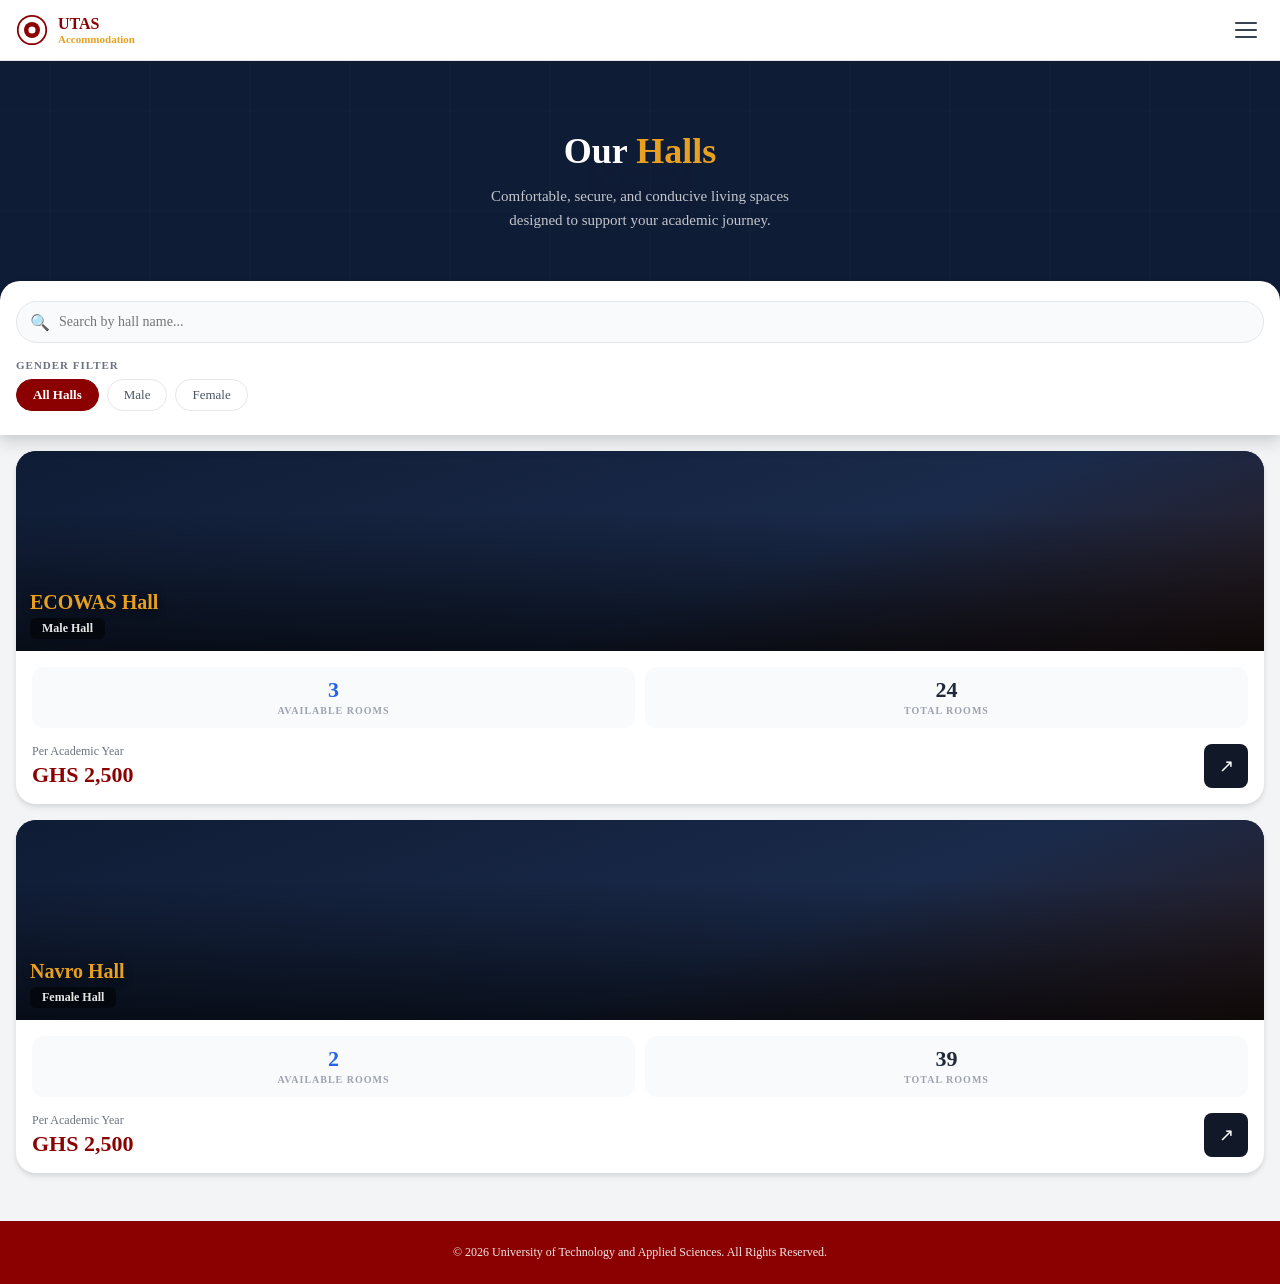
<file: halls.html>
﻿<!DOCTYPE html>
<html lang="en">
<head>
  <meta charset="UTF-8" />
  <meta name="viewport" content="width=device-width, initial-scale=1.0" />
  <title>Browse Halls – UTAS HMS</title>
  <link rel="stylesheet" href="style.css" />
  <style>
    html, body { background-image: none !important; background-color: var(--gray-100) !important; }

    .halls-hero {
      background-color: #0f1c35;
      background-image: linear-gradient(160deg, #0f1c35 0%, #1a2a4a 100%) !important;
    }
    .halls-hero::before { background-color: #0f1c35; }
    .filters-panel { background-color: var(--white) !important; }
    .hall-card { background-color: var(--white) !important; }
    .hall-img-wrap { background-color: #1a2a4a; }
    .hall-img-wrap > div:first-child { background-image: linear-gradient(160deg,#0f1c35 0%,#1a2a4a 60%,#2d1a1a 100%) !important; }

    /* Hero */
    .halls-hero {
      position: relative;
      height: 240px;
      background: linear-gradient(160deg, #0f1c35 0%, #1a2a4a 100%);
      display: flex;
      align-items: center;
      justify-content: center;
      text-align: center;
      overflow: hidden;
    }
    .halls-hero::before {
      content: '';
      position: absolute;
      inset: 0;
      background:
        url('data:image/svg+xml,<svg xmlns="http://www.w3.org/2000/svg" width="100" height="100"><rect width="100" height="100" fill="%230f1c35"/><line x1="0" y1="50" x2="100" y2="50" stroke="%23ffffff08" stroke-width="0.5"/><line x1="50" y1="0" x2="50" y2="100" stroke="%23ffffff08" stroke-width="0.5"/></svg>'),
        linear-gradient(180deg, rgba(0,0,0,0.2) 0%, rgba(0,0,0,0.6) 100%);
    }
    /* Bunk bed icon simulation */
    .hero-bg-icon {
      position: absolute;
      inset: 0;
      display: flex;
      align-items: center;
      justify-content: center;
      font-size: 120px;
      opacity: 0.05;
      pointer-events: none;
    }
    .halls-hero-content {
      position: relative;
      z-index: 1;
      padding: 20px;
    }
    .halls-hero-title {
      font-size: 36px;
      font-weight: 800;
      color: #fff;
      margin-bottom: 12px;
    }
    .halls-hero-title span { color: var(--accent); }
    .halls-hero-subtitle {
      font-size: 15px;
      color: rgba(255,255,255,0.75);
      max-width: 300px;
      margin: 0 auto;
      line-height: 1.6;
    }

    /* Filters panel */
    .filters-panel {
      background: var(--white);
      border-radius: var(--radius-xl) var(--radius-xl) 0 0;
      padding: 20px 16px 12px;
      margin-top: -20px;
      position: relative;
      z-index: 2;
      box-shadow: var(--shadow-lg);
    }

    .search-wrap {
      position: relative;
      margin-bottom: 16px;
    }
    .search-icon {
      position: absolute;
      left: 14px;
      top: 50%;
      transform: translateY(-50%);
      color: var(--gray-400);
      font-size: 16px;
    }
    .search-input {
      width: 100%;
      padding: 12px 12px 12px 42px;
      border: 1.5px solid var(--gray-200);
      border-radius: var(--radius-full);
      font-size: 14px;
      color: var(--gray-700);
      background: var(--gray-50);
      outline: none;
      transition: border-color 0.2s;
    }
    .search-input:focus { border-color: var(--blue); background: #fff; }

    .filter-section-label {
      font-size: 11px;
      font-weight: 700;
      color: var(--gray-500);
      letter-spacing: 1px;
      text-transform: uppercase;
      margin-bottom: 8px;
    }

    .filter-pills {
      display: flex;
      gap: 8px;
      flex-wrap: wrap;
      margin-bottom: 12px;
    }
    .filter-pill {
      padding: 7px 16px;
      border-radius: var(--radius-full);
      border: 1.5px solid var(--gray-200);
      background: var(--white);
      font-size: 13px;
      font-weight: 500;
      color: var(--gray-600);
      cursor: pointer;
      transition: all 0.2s;
    }
    .filter-pill:hover { border-color: var(--primary); color: var(--primary); }
    .filter-pill.active { background: var(--primary); border-color: var(--primary); color: #fff; font-weight: 600; }

    /* Hall cards */
    .halls-list {
      padding: 16px;
      display: flex;
      flex-direction: column;
      gap: 16px;
    }

    .hall-card {
      background: var(--white);
      border-radius: var(--radius-xl);
      overflow: hidden;
      box-shadow: var(--shadow-md);
      transition: transform 0.2s, box-shadow 0.2s;
      text-decoration: none;
      color: inherit;
      display: block;
    }
    .hall-card:hover { transform: translateY(-2px); box-shadow: var(--shadow-lg); }

    .hall-img {
      width: 100%;
      height: 200px;
      object-fit: cover;
      display: block;
      position: relative;
      background: linear-gradient(135deg, #1a2a4a 0%, #2d3f60 100%);
    }

    .hall-img-wrap {
      position: relative;
      height: 200px;
      overflow: hidden;
    }
    /* Realistic bunk bed room illustration using CSS */
    .hall-img-illustration {
      width: 100%;
      height: 100%;
      background: linear-gradient(180deg, #c8d8e8 0%, #a0b8d0 40%, #788090 100%);
      position: relative;
      overflow: hidden;
    }
    .hall-img-illustration::before {
      content: '';
      position: absolute;
      bottom: 0; left: 0; right: 0;
      height: 60%;
      background: linear-gradient(0deg, #3a3a4a 0%, #4a4a5a 60%, transparent 100%);
    }
    .hall-img-illustration::after {
      content: '';
      position: absolute;
      bottom: 20px; left: 20px;
      width: 70px; height: 80px;
      background: #5a4a3a;
      border-radius: 4px;
      box-shadow: 85px 0 0 #5a4a3a, 0 -50px 0 #6a5a4a, 85px -50px 0 #6a5a4a;
    }

    .hall-img-overlay {
      position: absolute;
      inset: 0;
      background: linear-gradient(180deg, rgba(0,0,0,0) 30%, rgba(0,0,0,0.7) 100%);
    }
    .hall-name-overlay {
      position: absolute;
      bottom: 12px;
      left: 14px;
      right: 14px;
    }
    .hall-name-text {
      font-size: 20px;
      font-weight: 800;
      color: var(--accent);
      text-shadow: 0 2px 8px rgba(0,0,0,0.5);
    }
    .hall-gender-tag {
      display: inline-block;
      background: rgba(0,0,0,0.5);
      color: rgba(255,255,255,0.9);
      padding: 3px 12px;
      border-radius: 6px;
      font-size: 12px;
      font-weight: 600;
      margin-top: 4px;
      backdrop-filter: blur(4px);
    }

    /* Bunk bed scene using SVG-like CSS art */
    .bunk-scene {
      width: 100%; height: 100%;
      background: #c5d5e5;
      position: relative;
      overflow: hidden;
    }
    .bunk-scene .wall { position: absolute; inset: 0; background: linear-gradient(180deg, #d5e5f5 0%, #b0c8e0 100%); }
    .bunk-scene .floor { position: absolute; bottom: 0; left: 0; right: 0; height: 35%; background: #8090a0; }
    .bunk-scene .window {
      position: absolute;
      top: 15%; right: 20%;
      width: 80px; height: 90px;
      background: linear-gradient(135deg, #a0c8e8 0%, #d0e8f8 100%);
      border: 3px solid #7090b0;
      border-radius: 2px;
    }
    .bunk-scene .window::after {
      content: '';
      position: absolute;
      top: 50%; left: 0; right: 0;
      height: 2px; background: #7090b0;
    }
    .bunk-scene .window::before {
      content: '';
      position: absolute;
      left: 50%; top: 0; bottom: 0;
      width: 2px; background: #7090b0;
    }
    .bunk-scene .bunk {
      position: absolute;
      bottom: 35%;
      left: 8%;
      width: 50%;
    }
    .bunk-scene .bed-frame {
      width: 100%;
      height: 25px;
      background: #5a4030;
      border-radius: 3px;
      position: relative;
    }
    .bunk-scene .mattress {
      position: absolute;
      top: -12px; left: 5%; right: 5%;
      height: 12px;
      background: #e8e0d8;
      border-radius: 2px;
    }
    .bunk-scene .pillow {
      position: absolute;
      top: -10px; right: 10%;
      width: 20px; height: 10px;
      background: #f8f0e8;
      border-radius: 3px;
    }
    .bunk-scene .post {
      position: absolute;
      top: -80px;
      width: 8px;
      height: 80px;
      background: #5a4030;
      border-radius: 2px;
    }
    .bunk-scene .upper-bed {
      position: absolute;
      top: -95px; left: 0; right: 0;
    }

    .hall-card-body {
      padding: 16px;
    }

    .hall-stats-row {
      display: flex;
      gap: 10px;
      margin-bottom: 16px;
    }
    .hall-stat-box {
      flex: 1;
      background: var(--gray-50);
      border-radius: var(--radius);
      padding: 12px;
      text-align: center;
    }
    .hall-stat-num {
      font-size: 22px;
      font-weight: 800;
      color: var(--blue);
      line-height: 1;
    }
    .hall-stat-num.total { color: var(--gray-800); }
    .hall-stat-label {
      font-size: 10px;
      font-weight: 700;
      color: var(--gray-400);
      letter-spacing: 1px;
      text-transform: uppercase;
      margin-top: 4px;
    }

    .hall-price-row {
      display: flex;
      align-items: center;
      justify-content: space-between;
    }
    .hall-price-period { font-size: 12px; color: var(--gray-500); margin-bottom: 3px; }
    .hall-price { font-size: 22px; font-weight: 800; color: var(--primary); }

    .hall-arrow-btn {
      width: 44px; height: 44px;
      background: var(--gray-900);
      border-radius: var(--radius-sm);
      display: flex; align-items: center; justify-content: center;
      color: #fff; font-size: 18px;
      text-decoration: none;
      transition: background 0.2s;
    }
    .hall-arrow-btn:hover { background: var(--primary); }

    /* Color themes per hall */
    .bunk-1 { background: linear-gradient(135deg, #c5d5e5 0%, #8090a0 100%); }
    .bunk-2 { background: linear-gradient(135deg, #d5c5e5 0%, #9080a0 100%); }
    .bunk-3 { background: linear-gradient(135deg, #c5e5d5 0%, #80a090 100%); }

    .no-results {
      text-align: center;
      padding: 40px 20px;
      color: var(--gray-400);
      display: none;
    }
    .no-results.show { display: block; }
  </style>
</head>
<body>
  <!-- Top Nav -->
  <nav class="top-nav">
    <div class="nav-logo">
      <svg width="32" height="32" viewBox="0 0 36 36" fill="none" xmlns="http://www.w3.org/2000/svg" style="border-radius:8px;">
        <circle cx="18" cy="18" r="16" fill="#fff" stroke="#8B0000" stroke-width="2"/>
        <circle cx="18" cy="18" r="9" fill="#8B0000"/>
        <circle cx="18" cy="18" r="4" fill="#fff"/>
      </svg>
      <div class="nav-logo-text">
        <div class="brand">UTAS</div>
        <div class="sub">Accommodation</div>
      </div>
    </div>
    <button class="hamburger" onclick="openSidebar()">
      <span></span><span></span><span></span>
    </button>
  </nav>

  <!-- Sidebar -->
  <div class="sidebar-overlay" id="overlay" onclick="closeSidebar()"></div>
  <aside class="sidebar" id="sidebar">
    <div class="sidebar-header">
      <div class="sidebar-logo">
        <svg width="36" height="36" viewBox="0 0 36 36" fill="none" style="border-radius:8px;background:#fff;">
          <circle cx="18" cy="18" r="14" fill="#fff" stroke="#8B0000" stroke-width="1.5"/>
          <circle cx="18" cy="18" r="7" fill="#8B0000"/>
          <circle cx="18" cy="18" r="3" fill="#fff"/>
        </svg>
        <div class="sidebar-logo-text">
          <div class="brand">UTAS HMS</div>
          <div class="sub">STUDENT PORTAL</div>
        </div>
      </div>
      <button class="sidebar-close" onclick="closeSidebar()">✕</button>
    </div>
    <div class="sidebar-nav">
      <div class="sidebar-section-label">Accommodation</div>
      <a href="dashboard.html" class="sidebar-item"><span class="icon">📊</span> Dashboard</a>
      <a href="halls.html" class="sidebar-item active"><span class="icon">🏢</span> Browse Halls</a>
      <a href="#" class="sidebar-item"><span class="icon">🔖</span> My Bookings</a>
      <a href="#" class="sidebar-item"><span class="icon">💵</span> Payments</a>
      <a href="#" class="sidebar-item"><span class="icon">🔔</span> Notifications</a>
      <div class="sidebar-section-label">Explore</div>
      <a href="#" class="sidebar-item"><span class="icon">🗺</span> External Hostels</a>
    </div>
    <div class="sidebar-footer">
      <div class="sidebar-user">
        <div class="sidebar-user-avatar" id="sidebarAvatar">A</div>
        <div>
          <div class="sidebar-user-name" id="sidebarName">STUDENT</div>
          <div class="sidebar-user-id"   id="sidebarId">—</div>
        </div>
      </div>
      <a href="sso.html" class="sidebar-logout"><span>↩</span> Logout</a>
    </div>
  </aside>

  <!-- Hero -->
  <div class="halls-hero">
    <div class="hero-bg-icon">🛏</div>
    <div class="halls-hero-content">
      <div class="halls-hero-title">Our <span>Halls</span></div>
      <div class="halls-hero-subtitle">Comfortable, secure, and conducive living spaces designed to support your academic journey.</div>
    </div>
  </div>

  <!-- Filters -->
  <div class="filters-panel">
    <div class="search-wrap">
      <span class="search-icon">🔍</span>
      <input type="text" class="search-input" id="hallSearch" placeholder="Search by hall name..." oninput="filterHalls()" />
    </div>
    <div class="filter-section-label">Gender Filter</div>
    <div class="filter-pills">
      <button class="filter-pill active" onclick="setGender('all', this)">All Halls</button>
      <button class="filter-pill" onclick="setGender('male', this)">Male</button>
      <button class="filter-pill" onclick="setGender('female', this)">Female</button>
    </div>
  </div>

  <!-- Halls List -->
  <div class="halls-list" id="hallsList">

    <!-- ECOWAS Hall -->
    <a href="hall-detail.html?hall=ecowas" class="hall-card" data-name="ecowas hall" data-gender="male">
      <div class="hall-img-wrap">
        <div style="width:100%;height:200px;background:#1a2a4a url('hall-room.jpg') center/cover no-repeat;display:block;"></div>
        <div style="position:absolute;inset:0;background:linear-gradient(180deg,rgba(0,0,0,0) 30%,rgba(0,0,0,0.65) 100%);"></div>
        <div class="hall-name-overlay">
          <div class="hall-name-text">ECOWAS Hall</div>
          <div class="hall-gender-tag">Male Hall</div>
        </div>
      </div>
      <div class="hall-card-body">
        <div class="hall-stats-row">
          <div class="hall-stat-box">
            <div class="hall-stat-num">3</div>
            <div class="hall-stat-label">Available Rooms</div>
          </div>
          <div class="hall-stat-box">
            <div class="hall-stat-num total">24</div>
            <div class="hall-stat-label">Total Rooms</div>
          </div>
        </div>
        <div class="hall-price-row">
          <div>
            <div class="hall-price-period">Per Academic Year</div>
            <div class="hall-price">GHS 2,500</div>
          </div>
          <span class="hall-arrow-btn">↗</span>
        </div>
      </div>
    </a>

    <!-- NAVRO Hall -->
    <a href="hall-detail.html?hall=navro" class="hall-card" data-name="navro hall" data-gender="female">
      <div class="hall-img-wrap">
        <div style="width:100%;height:200px;background:#1a2a4a url('hall-room.jpg') center/cover no-repeat;display:block;"></div>
        <div style="position:absolute;inset:0;background:linear-gradient(180deg,rgba(0,0,0,0) 30%,rgba(0,0,0,0.65) 100%);"></div>
        <div class="hall-name-overlay">
          <div class="hall-name-text">Navro Hall</div>
          <div class="hall-gender-tag">Female Hall</div>
        </div>
      </div>
      <div class="hall-card-body">
        <div class="hall-stats-row">
          <div class="hall-stat-box">
            <div class="hall-stat-num">2</div>
            <div class="hall-stat-label">Available Rooms</div>
          </div>
          <div class="hall-stat-box">
            <div class="hall-stat-num total">39</div>
            <div class="hall-stat-label">Total Rooms</div>
          </div>
        </div>
        <div class="hall-price-row">
          <div>
            <div class="hall-price-period">Per Academic Year</div>
            <div class="hall-price">GHS 2,500</div>
          </div>
          <span class="hall-arrow-btn">↗</span>
        </div>
      </div>
    </a>

  </div>

  <div class="no-results" id="noResults">
    <div style="font-size:40px;margin-bottom:12px;">🏢</div>
    <div style="font-size:15px;font-weight:600;color:var(--gray-500);">No halls found</div>
    <div style="font-size:13px;color:var(--gray-400);margin-top:6px;">Try a different search or filter</div>
  </div>

  <footer class="site-footer">
    © 2026 University of Technology and Applied Sciences. All Rights Reserved.
  </footer>

  <script>
    // Load student data from sessionStorage
    (function() {
      const name    = sessionStorage.getItem('utas_name')    || 'STUDENT';
      const id      = sessionStorage.getItem('utas_id')      || '—';
      const initial = sessionStorage.getItem('utas_initial') || name.charAt(0);
      const el  = document.getElementById('sidebarName');
      const elId = document.getElementById('sidebarId');
      const elAv = document.getElementById('sidebarAvatar');
      if (el)   el.textContent  = name;
      if (elId) elId.textContent = id;
      if (elAv) elAv.textContent = initial;
    })();

    function openSidebar() {
      document.getElementById('sidebar').classList.add('active');
      document.getElementById('overlay').classList.add('active');
      document.body.style.overflow = 'hidden';
    }
    function closeSidebar() {
      document.getElementById('sidebar').classList.remove('active');
      document.getElementById('overlay').classList.remove('active');
      document.body.style.overflow = '';
    }

    let genderFilter = 'all';

    function setGender(g, btn) {
      genderFilter = g;
      document.querySelectorAll('.filter-pill').forEach(p => p.classList.remove('active'));
      btn.classList.add('active');
      filterHalls();
    }

    function filterHalls() {
      const q = document.getElementById('hallSearch').value.toLowerCase();
      const cards = document.querySelectorAll('#hallsList .hall-card');
      let visible = 0;

      cards.forEach(card => {
        const name = card.dataset.name;
        const gender = card.dataset.gender;
        const matchSearch = name.includes(q);
        const matchGender = genderFilter === 'all' || gender === genderFilter;
        if (matchSearch && matchGender) {
          card.style.display = '';
          visible++;
        } else {
          card.style.display = 'none';
        }
      });

      document.getElementById('noResults').classList.toggle('show', visible === 0);
    }
  </script>
</body>
</html>
</file>
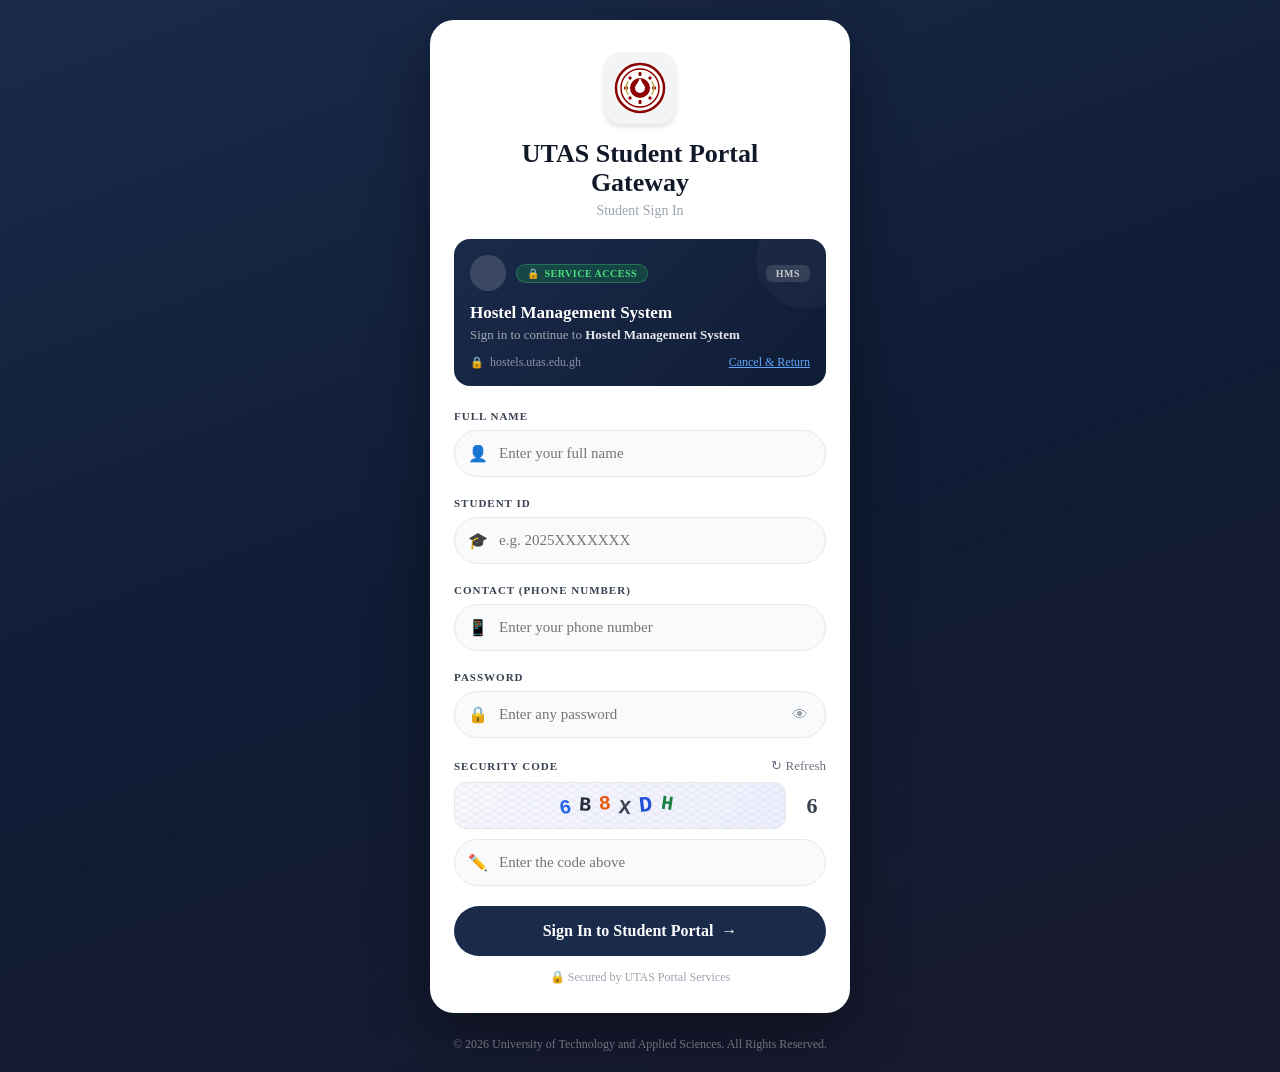
<file: sso.html>
<!DOCTYPE html>
<html lang="en">
<head>
  <meta charset="UTF-8" />
  <meta name="viewport" content="width=device-width, initial-scale=1.0" />
  <title>UTAS Student Portal Gateway</title>
  <link rel="stylesheet" href="style.css" />
  <style>
    body {
      min-height: 100vh;
      background: linear-gradient(160deg, #1a2a4a 0%, #0f1c35 50%, #1a1a2e 100%);
      display: flex;
      flex-direction: column;
      align-items: center;
      justify-content: center;
      padding: 20px;
    }

    .login-card {
      background: var(--white);
      border-radius: 24px;
      padding: 32px 24px 28px;
      width: 100%;
      max-width: 420px;
      box-shadow: 0 24px 60px rgba(0,0,0,0.4);
    }

    .logo-wrap {
      text-align: center;
      margin-bottom: 20px;
    }
    .logo-box {
      width: 72px; height: 72px;
      border-radius: 18px;
      background: var(--gray-100);
      display: inline-flex;
      align-items: center;
      justify-content: center;
      margin-bottom: 16px;
      box-shadow: var(--shadow-md);
    }
    .logo-svg {
      width: 52px; height: 52px;
    }
    .portal-title {
      font-size: 26px;
      font-weight: 800;
      color: var(--gray-900);
      line-height: 1.1;
    }
    .portal-subtitle {
      font-size: 14px;
      color: var(--gray-400);
      margin-top: 6px;
      font-weight: 400;
    }

    /* Service access card */
    .service-card {
      background: linear-gradient(135deg, #1a2a4a 0%, #0f1c35 100%);
      border-radius: var(--radius-lg);
      padding: 16px;
      margin-bottom: 24px;
      position: relative;
      overflow: hidden;
    }
    .service-card::before {
      content: '';
      position: absolute;
      top: -30px; right: -30px;
      width: 100px; height: 100px;
      background: rgba(255,255,255,0.03);
      border-radius: 50%;
    }
    .service-card-top {
      display: flex;
      align-items: center;
      gap: 10px;
      margin-bottom: 12px;
    }
    .service-avatar {
      width: 36px; height: 36px;
      border-radius: 50%;
      background: rgba(255,255,255,0.15);
    }
    .service-badges {
      display: flex;
      align-items: center;
      gap: 8px;
      flex: 1;
      justify-content: space-between;
    }
    .service-badge-access {
      display: inline-flex;
      align-items: center;
      gap: 5px;
      background: rgba(22,163,74,0.25);
      color: #4ade80;
      border: 1px solid rgba(74,222,128,0.3);
      padding: 3px 10px;
      border-radius: var(--radius-full);
      font-size: 10px;
      font-weight: 700;
      letter-spacing: 0.5px;
    }
    .service-badge-hms {
      background: rgba(255,255,255,0.12);
      color: rgba(255,255,255,0.7);
      padding: 3px 10px;
      border-radius: 6px;
      font-size: 10px;
      font-weight: 700;
      letter-spacing: 0.5px;
    }
    .service-title {
      font-size: 17px;
      font-weight: 800;
      color: var(--white);
      margin-bottom: 4px;
    }
    .service-desc {
      font-size: 13px;
      color: rgba(255,255,255,0.6);
      margin-bottom: 12px;
    }
    .service-desc strong { color: rgba(255,255,255,0.9); }
    .service-link-row {
      display: flex;
      align-items: center;
      justify-content: space-between;
    }
    .service-url {
      display: flex;
      align-items: center;
      gap: 6px;
      font-size: 12px;
      color: rgba(255,255,255,0.5);
    }
    .service-url .lock { color: #4ade80; font-size: 11px; }
    .cancel-link {
      font-size: 12px;
      color: #60a5fa;
      text-decoration: underline;
      cursor: pointer;
      background: none;
      border: none;
    }

    /* Form styles */
    .captcha-row {
      display: flex;
      align-items: center;
      gap: 12px;
    }
    .captcha-display {
      flex: 1;
      background: linear-gradient(135deg, #f8faff 0%, #eef2ff 100%);
      border: 1.5px solid var(--gray-200);
      border-radius: var(--radius);
      padding: 10px 14px;
      font-family: 'Courier New', monospace;
      font-size: 20px;
      font-weight: 800;
      letter-spacing: 8px;
      text-align: center;
      position: relative;
      overflow: hidden;
    }
    .captcha-display::after {
      content: '';
      position: absolute;
      inset: 0;
      background-image:
        repeating-linear-gradient(30deg, transparent, transparent 3px, rgba(100,120,200,0.04) 3px, rgba(100,120,200,0.04) 6px),
        repeating-linear-gradient(-30deg, transparent, transparent 3px, rgba(200,100,100,0.04) 3px, rgba(200,100,100,0.04) 6px);
    }
    .c1 { color: #2563eb; display: inline-block; transform: rotate(-8deg) translateY(2px); }
    .c2 { color: #1f2937; display: inline-block; transform: rotate(4deg); }
    .c3 { color: #ea580c; display: inline-block; transform: rotate(-4deg) translateY(-2px); }
    .c4 { color: #374151; display: inline-block; transform: rotate(6deg) translateY(3px); }
    .c5 { color: #1d4ed8; display: inline-block; transform: rotate(-6deg); font-size: 22px; }
    .c6 { color: #15803d; display: inline-block; transform: rotate(8deg) translateY(-1px); }

    .captcha-num {
      font-size: 22px;
      font-weight: 800;
      color: var(--gray-700);
      min-width: 28px;
      text-align: center;
    }
    .refresh-link {
      display: flex;
      align-items: center;
      gap: 4px;
      font-size: 13px;
      color: var(--gray-500);
      background: none;
      border: none;
      cursor: pointer;
      float: right;
    }
    .captcha-label-row {
      display: flex;
      align-items: center;
      justify-content: space-between;
      margin-bottom: 8px;
    }
    .security-label {
      font-size: 11px;
      font-weight: 700;
      color: var(--gray-700);
      letter-spacing: 1px;
      text-transform: uppercase;
    }

    .sign-in-btn {
      width: 100%;
      padding: 16px;
      background: #1a2a4a;
      color: var(--white);
      border: none;
      border-radius: var(--radius-full);
      font-size: 16px;
      font-weight: 700;
      cursor: pointer;
      display: flex;
      align-items: center;
      justify-content: center;
      gap: 8px;
      margin-top: 4px;
      transition: all 0.2s;
      text-decoration: none;
    }
    .sign-in-btn:hover {
      background: #243a5e;
      transform: translateY(-1px);
      box-shadow: 0 6px 20px rgba(26,42,74,0.35);
    }

    .secured-text {
      text-align: center;
      font-size: 12px;
      color: var(--gray-400);
      margin-top: 14px;
    }

    .sso-footer {
      color: rgba(255,255,255,0.4);
      font-size: 12px;
      text-align: center;
      margin-top: 24px;
    }
  </style>
</head>
<body>
  <div class="login-card">
    <!-- Logo -->
    <div class="logo-wrap">
      <div class="logo-box">
        <!-- UTAS emblem SVG placeholder -->
        <svg class="logo-svg" viewBox="0 0 52 52" fill="none" xmlns="http://www.w3.org/2000/svg">
          <circle cx="26" cy="26" r="24" fill="#fff" stroke="#8B0000" stroke-width="2.5"/>
          <circle cx="26" cy="26" r="19" fill="#fff" stroke="#8B0000" stroke-width="1.5"/>
          <circle cx="26" cy="26" r="10" fill="#8B0000"/>
          <path d="M26 16 L30 24 L22 24 Z" fill="#fff"/>
          <!-- gear teeth simplified -->
          <circle cx="26" cy="26" r="5" fill="#fff"/>
          <rect x="24.5" y="10" width="3" height="4" rx="1" fill="#8B0000"/>
          <rect x="24.5" y="38" width="3" height="4" rx="1" fill="#8B0000"/>
          <rect x="10" y="24.5" width="4" height="3" rx="1" fill="#8B0000"/>
          <rect x="38" y="24.5" width="4" height="3" rx="1" fill="#8B0000"/>
          <rect x="14.5" y="14.5" width="3" height="3" rx="1" fill="#8B0000" transform="rotate(45 16 16)"/>
          <rect x="34.5" y="14.5" width="3" height="3" rx="1" fill="#8B0000" transform="rotate(45 36 16)"/>
          <rect x="14.5" y="34.5" width="3" height="3" rx="1" fill="#8B0000" transform="rotate(45 16 36)"/>
          <rect x="34.5" y="34.5" width="3" height="3" rx="1" fill="#8B0000" transform="rotate(45 36 36)"/>
          <!-- laurel hint -->
          <path d="M14 32 Q10 26 14 20" stroke="#c8a84b" stroke-width="1.5" fill="none" stroke-linecap="round"/>
          <path d="M38 32 Q42 26 38 20" stroke="#c8a84b" stroke-width="1.5" fill="none" stroke-linecap="round"/>
        </svg>
      </div>
      <div class="portal-title">UTAS Student Portal<br/>Gateway</div>
      <div class="portal-subtitle">Student Sign In</div>
    </div>

    <!-- Service Access Card -->
    <div class="service-card">
      <div class="service-card-top">
        <div class="service-avatar"></div>
        <div class="service-badges">
          <div class="service-badge-access">
            <span>🔒</span> SERVICE ACCESS
          </div>
          <div class="service-badge-hms">HMS</div>
        </div>
      </div>
      <div class="service-title">Hostel Management System</div>
      <div class="service-desc">Sign in to continue to <strong>Hostel Management System</strong></div>
      <div class="service-link-row">
        <div class="service-url">
          <span class="lock">🔒</span>
          <span>hostels.utas.edu.gh</span>
        </div>
        <button class="cancel-link" onclick="window.location.href='sso.html'">Cancel &amp; Return</button>
      </div>
    </div>

    <!-- Error message -->
    <div id="errorMsg" style="display:none; background:#fee2e2; border:1px solid #fca5a5; color:#991b1b; padding:10px 14px; border-radius:10px; font-size:13px; margin-bottom:16px; font-weight:500;"></div>

    <!-- Form -->
    <form onsubmit="handleLogin(event)">
      <div class="form-group">
        <label class="form-label">Full Name</label>
        <div class="input-wrap">
          <span class="input-icon">👤</span>
          <input class="form-input" type="text" id="fullName" placeholder="Enter your full name" autocomplete="off" />
        </div>
      </div>

      <div class="form-group">
        <label class="form-label">Student ID</label>
        <div class="input-wrap">
          <span class="input-icon">🎓</span>
          <input class="form-input" type="text" id="studentId" placeholder="e.g. 2025XXXXXXX" autocomplete="off" maxlength="10" />
        </div>
      </div>

      <div class="form-group">
        <label class="form-label">Contact (Phone Number)</label>
        <div class="input-wrap">
          <span class="input-icon">📱</span>
          <input class="form-input" type="tel" id="contact" placeholder="Enter your phone number" autocomplete="off" />
        </div>
      </div>

      <div class="form-group">
        <label class="form-label">Password</label>
        <div class="input-wrap">
          <span class="input-icon">🔒</span>
          <input class="form-input" type="password" id="password" placeholder="Enter any password" />
          <button type="button" class="input-suffix" onclick="togglePw(this)">👁</button>
        </div>
      </div>

      <div class="form-group">
        <div class="captcha-label-row">
          <span class="security-label">Security Code</span>
          <button type="button" class="refresh-link" onclick="refreshCaptcha()">↻ Refresh</button>
        </div>
        <div class="captcha-row">
          <div class="captcha-display" id="captchaDisplay">
            <span class="c1">6</span><span class="c2">B</span><span class="c3">8</span><span class="c4">X</span><span class="c5">D</span><span class="c6">H</span>
          </div>
          <div class="captcha-num" id="captchaNum">6</div>
        </div>
        <div class="input-wrap" style="margin-top:10px;">
          <span class="input-icon">✏️</span>
          <input class="form-input" type="text" id="captchaInput" placeholder="Enter the code above" autocomplete="off" />
        </div>
      </div>

      <button type="submit" class="sign-in-btn">
        Sign In to Student Portal &nbsp;→
      </button>
    </form>

    <div class="secured-text">🔒 Secured by UTAS Portal Services</div>
  </div>

  <div class="sso-footer">
    © 2026 University of Technology and Applied Sciences. All Rights Reserved.
  </div>

  <script>
    function togglePw(btn) {
      const input = btn.previousElementSibling;
      if (input.type === 'password') {
        input.type = 'text';
        btn.textContent = '🙈';
      } else {
        input.type = 'password';
        btn.textContent = '👁';
      }
    }

    const captchas = [
      { chars: ['6','B','8','X','D','H'], num: 6 },
      { chars: ['A','3','K','7','P','2'], num: 3 },
      { chars: ['M','5','R','9','T','4'], num: 5 },
      { chars: ['Z','1','W','8','Q','6'], num: 1 },
    ];
    let currentCaptcha = 0;

    function refreshCaptcha() {
      currentCaptcha = (currentCaptcha + 1) % captchas.length;
      const c = captchas[currentCaptcha];
      const classes = ['c1','c2','c3','c4','c5','c6'];
      const display = document.getElementById('captchaDisplay');
      display.innerHTML = c.chars.map((ch, i) => `<span class="${classes[i]}">${ch}</span>`).join('');
      document.getElementById('captchaNum').textContent = c.num;
    }

    function showError(msg) {
      const el = document.getElementById('errorMsg');
      el.textContent = msg;
      el.style.display = 'block';
      el.scrollIntoView({ behavior: 'smooth', block: 'nearest' });
    }
    function clearError() {
      document.getElementById('errorMsg').style.display = 'none';
    }

    function handleLogin(e) {
      e.preventDefault();
      clearError();

      const fullName = document.getElementById('fullName').value.trim();
      const id       = document.getElementById('studentId').value.trim();
      const contact  = document.getElementById('contact').value.trim();
      const pw       = document.getElementById('password').value.trim();

      // 1. Full name required
      if (!fullName) {
        showError('Please enter your full name.');
        return;
      }

      // 2. Student ID: exactly 10 digits, starts with 2025, 2026, or 2027
      if (!/^\d{10}$/.test(id)) {
        showError('Student ID must be exactly 10 digits (e.g. 2025XXXXXXX).');
        return;
      }
      const prefix = id.substring(0, 4);
      if (!['2025','2026','2027'].includes(prefix)) {
        showError('Student ID must start with 2025, 2026, or 2027.');
        return;
      }

      // 3. Contact required
      if (!contact) {
        showError('Please enter your phone number.');
        return;
      }

      // 4. Password required (any value accepted)
      if (!pw) {
        showError('Please enter a password.');
        return;
      }

      // Save to sessionStorage so dashboard can read them
      sessionStorage.setItem('utas_name',    fullName.toUpperCase());
      sessionStorage.setItem('utas_id',      id);
      sessionStorage.setItem('utas_contact', contact);
      // First letter of first word for avatar
      sessionStorage.setItem('utas_initial', fullName.charAt(0).toUpperCase());

      window.location.href = 'dashboard.html';
    }
  </script>
</body>
</html>
</file>
<file: style.css>
/* ===== UTAS HMS - Global Styles ===== */
* {
  margin: 0;
  padding: 0;
  box-sizing: border-box;
}

:root {
  --primary: #8B0000;
  --primary-dark: #6b0000;
  --primary-light: #a01010;
  --accent: #e8a020;
  --blue: #2563eb;
  --blue-light: #3b82f6;
  --green: #16a34a;
  --purple: #7c3aed;
  --gray-50: #f9fafb;
  --gray-100: #f3f4f6;
  --gray-200: #e5e7eb;
  --gray-300: #d1d5db;
  --gray-400: #9ca3af;
  --gray-500: #6b7280;
  --gray-600: #4b5563;
  --gray-700: #374151;
  --gray-800: #1f2937;
  --gray-900: #111827;
  --white: #ffffff;
  --shadow-sm: 0 1px 2px rgba(0,0,0,0.05);
  --shadow: 0 1px 3px rgba(0,0,0,0.1), 0 1px 2px rgba(0,0,0,0.06);
  --shadow-md: 0 4px 6px rgba(0,0,0,0.07), 0 2px 4px rgba(0,0,0,0.06);
  --shadow-lg: 0 10px 15px rgba(0,0,0,0.1), 0 4px 6px rgba(0,0,0,0.05);
  --radius-sm: 8px;
  --radius: 12px;
  --radius-lg: 16px;
  --radius-xl: 20px;
  --radius-full: 9999px;
}

body {
  font-family: 'Georgia', 'Times New Roman', Times, serif;
  background: var(--gray-100);
  color: var(--gray-900);
  min-height: 100vh;
  -webkit-font-smoothing: antialiased;
}

/* Headlines use Georgia, body text Times New Roman fallback */
h1, h2, h3, h4, h5, h6 {
  font-family: 'Georgia', 'Times New Roman', Times, serif;
}

input, button, select, textarea {
  font-family: 'Georgia', 'Times New Roman', Times, serif;
}

/* ===== TYPOGRAPHY ===== */
h1, h2, h3, h4, h5, h6 { font-weight: 700; line-height: 1.2; }
p { line-height: 1.6; }

/* ===== CARD ===== */
.card {
  background: var(--white);
  border-radius: var(--radius-lg);
  box-shadow: var(--shadow);
  overflow: hidden;
}

/* ===== BUTTONS ===== */
.btn {
  display: inline-flex;
  align-items: center;
  justify-content: center;
  gap: 8px;
  padding: 14px 24px;
  border-radius: var(--radius-full);
  font-weight: 600;
  font-size: 15px;
  cursor: pointer;
  border: none;
  transition: all 0.2s ease;
  text-decoration: none;
  width: 100%;
}

.btn-primary {
  background: var(--gray-900);
  color: var(--white);
}
.btn-primary:hover { background: var(--gray-700); transform: translateY(-1px); }

.btn-red {
  background: var(--primary);
  color: var(--white);
}
.btn-red:hover { background: var(--primary-dark); }

.btn-blue {
  background: var(--blue);
  color: var(--white);
}
.btn-blue:hover { background: #1d4ed8; }

.btn-outline {
  background: transparent;
  border: 1.5px solid var(--gray-200);
  color: var(--gray-700);
}
.btn-outline:hover { background: var(--gray-50); }

/* ===== TOP NAV ===== */
.top-nav {
  background: var(--white);
  border-bottom: 1px solid var(--gray-200);
  padding: 12px 16px;
  display: flex;
  align-items: center;
  justify-content: space-between;
  position: sticky;
  top: 0;
  z-index: 100;
  box-shadow: var(--shadow-sm);
}

.nav-logo {
  display: flex;
  align-items: center;
  gap: 10px;
  text-decoration: none;
}

.nav-logo-img {
  width: 36px;
  height: 36px;
}

.nav-logo-text .brand { font-size: 16px; font-weight: 800; color: var(--primary); }
.nav-logo-text .sub { font-size: 11px; color: var(--accent); font-weight: 600; }

.nav-right {
  display: flex;
  align-items: center;
  gap: 12px;
}

.nav-breadcrumb {
  display: flex;
  align-items: center;
  gap: 6px;
  font-size: 14px;
}
.nav-breadcrumb .brand-link {
  color: var(--primary);
  font-weight: 700;
  text-decoration: none;
}
.nav-breadcrumb .sep { color: var(--gray-400); }
.nav-breadcrumb .page { color: var(--gray-600); font-weight: 500; }

.nav-icon-btn {
  width: 36px;
  height: 36px;
  border-radius: var(--radius-full);
  border: none;
  background: none;
  cursor: pointer;
  display: flex;
  align-items: center;
  justify-content: center;
  color: var(--gray-600);
  font-size: 18px;
  transition: background 0.2s;
}
.nav-icon-btn:hover { background: var(--gray-100); }

.nav-avatar {
  width: 34px;
  height: 34px;
  border-radius: var(--radius-sm);
  background: var(--primary);
  color: var(--white);
  font-weight: 700;
  font-size: 15px;
  display: flex;
  align-items: center;
  justify-content: center;
  cursor: pointer;
}

.hamburger {
  width: 36px;
  height: 36px;
  border: none;
  background: none;
  cursor: pointer;
  display: flex;
  flex-direction: column;
  align-items: center;
  justify-content: center;
  gap: 5px;
}
.hamburger span {
  display: block;
  width: 22px;
  height: 2px;
  background: var(--gray-700);
  border-radius: 2px;
  transition: all 0.3s;
}

/* ===== SIDEBAR ===== */
.sidebar-overlay {
  position: fixed;
  inset: 0;
  background: rgba(0,0,0,0.5);
  z-index: 200;
  opacity: 0;
  pointer-events: none;
  transition: opacity 0.3s;
}
.sidebar-overlay.active {
  opacity: 1;
  pointer-events: all;
}

.sidebar {
  position: fixed;
  top: 0;
  left: 0;
  height: 100vh;
  width: 280px;
  background: #4a0000;
  z-index: 300;
  transform: translateX(-100%);
  transition: transform 0.3s ease;
  display: flex;
  flex-direction: column;
  overflow-y: auto;
}
.sidebar.active { transform: translateX(0); }

.sidebar-header {
  padding: 20px 16px 16px;
  display: flex;
  align-items: center;
  justify-content: space-between;
  border-bottom: 1px solid rgba(255,255,255,0.1);
}

.sidebar-logo { display: flex; align-items: center; gap: 10px; }
.sidebar-logo-img { width: 36px; height: 36px; border-radius: 8px; }
.sidebar-logo-text .brand { font-size: 14px; font-weight: 800; color: #fff; }
.sidebar-logo-text .sub { font-size: 10px; color: rgba(255,255,255,0.6); letter-spacing: 1px; }

.sidebar-close {
  width: 30px; height: 30px;
  border-radius: 50%; border: none;
  background: rgba(255,255,255,0.15);
  color: #fff; font-size: 18px;
  cursor: pointer; display: flex;
  align-items: center; justify-content: center;
}

.sidebar-section-label {
  padding: 20px 16px 8px;
  font-size: 10px;
  font-weight: 700;
  color: rgba(255,255,255,0.4);
  letter-spacing: 1.5px;
  text-transform: uppercase;
}

.sidebar-nav { padding: 0 8px; flex: 1; }

.sidebar-item {
  display: flex;
  align-items: center;
  gap: 12px;
  padding: 12px 12px;
  border-radius: var(--radius-sm);
  text-decoration: none;
  color: rgba(255,255,255,0.7);
  font-size: 14px;
  font-weight: 500;
  margin-bottom: 2px;
  transition: all 0.2s;
}
.sidebar-item:hover { background: rgba(255,255,255,0.1); color: #fff; }
.sidebar-item.active { background: var(--primary); color: #fff; }
.sidebar-item.disabled { opacity: 0.4; pointer-events: none; }

.sidebar-item .icon {
  width: 20px; height: 20px;
  display: flex; align-items: center; justify-content: center;
  font-size: 16px;
}

.sidebar-footer {
  padding: 12px 8px;
  border-top: 1px solid rgba(255,255,255,0.1);
}

.sidebar-user {
  display: flex;
  align-items: center;
  gap: 10px;
  padding: 10px 12px;
  border-radius: var(--radius-sm);
  margin-bottom: 8px;
}
.sidebar-user-avatar {
  width: 36px; height: 36px;
  border-radius: 8px;
  background: var(--primary);
  color: #fff; font-weight: 700; font-size: 16px;
  display: flex; align-items: center; justify-content: center;
}
.sidebar-user-name { font-size: 13px; font-weight: 700; color: #fff; }
.sidebar-user-id { font-size: 11px; color: rgba(255,255,255,0.5); }

.sidebar-logout {
  display: flex;
  align-items: center;
  gap: 10px;
  width: 100%;
  padding: 12px 12px;
  border-radius: var(--radius-sm);
  background: rgba(255,255,255,0.08);
  border: none;
  color: rgba(255,255,255,0.8);
  font-size: 14px; font-weight: 500;
  cursor: pointer;
  text-decoration: none;
  transition: background 0.2s;
}
.sidebar-logout:hover { background: rgba(255,255,255,0.15); }

/* ===== PAGE LAYOUT ===== */
.page-content {
  padding: 16px;
  max-width: 480px;
  margin: 0 auto;
}

/* ===== BADGE ===== */
.badge {
  display: inline-flex;
  align-items: center;
  padding: 3px 10px;
  border-radius: var(--radius-full);
  font-size: 11px;
  font-weight: 600;
}
.badge-outline { border: 1.5px solid var(--gray-300); color: var(--gray-600); background: var(--white); }
.badge-green { background: #dcfce7; color: #15803d; }
.badge-red { background: #fee2e2; color: var(--primary); }
.badge-blue { background: #dbeafe; color: #1d4ed8; }
.badge-gray { background: var(--gray-100); color: var(--gray-500); }

/* ===== ACTION ROW ===== */
.action-row {
  display: flex;
  align-items: center;
  justify-content: space-between;
  padding: 14px 16px;
  border-radius: var(--radius);
  background: var(--white);
  text-decoration: none;
  border: 1px solid var(--gray-100);
  margin-bottom: 8px;
  transition: all 0.2s;
  box-shadow: var(--shadow-sm);
}
.action-row:hover { box-shadow: var(--shadow-md); transform: translateY(-1px); }
.action-row.disabled { opacity: 0.5; pointer-events: none; }

.action-row-left { display: flex; align-items: center; gap: 12px; }
.action-row-icon {
  width: 40px; height: 40px;
  border-radius: var(--radius-sm);
  display: flex; align-items: center; justify-content: center;
  font-size: 18px;
}
.action-row-title { font-size: 14px; font-weight: 600; color: var(--gray-800); }
.action-row-sub { font-size: 12px; color: var(--gray-400); }
.action-row-arrow { color: var(--gray-400); font-size: 18px; }

/* ===== STAT GRID ===== */
.stat-grid {
  display: grid;
  grid-template-columns: 1fr 1fr;
  gap: 8px;
}
.stat-box {
  background: var(--white);
  border-radius: var(--radius);
  padding: 16px;
  text-align: center;
  box-shadow: var(--shadow-sm);
}
.stat-box .num { font-size: 28px; font-weight: 800; color: var(--gray-900); }
.stat-box .num.green { color: var(--green); }
.stat-box .num.blue { color: var(--blue); }
.stat-box .label { font-size: 10px; font-weight: 600; color: var(--gray-400); letter-spacing: 1px; text-transform: uppercase; margin-top: 4px; }

/* ===== PROGRESS BAR ===== */
.progress-bar-wrap { background: var(--gray-200); border-radius: var(--radius-full); height: 8px; overflow: hidden; }
.progress-bar-fill { height: 100%; border-radius: var(--radius-full); background: var(--blue); transition: width 0.8s ease; }

/* ===== SECTION HEADER ===== */
.section-header {
  display: flex;
  align-items: center;
  gap: 8px;
  font-size: 16px;
  font-weight: 700;
  color: var(--gray-900);
  margin-bottom: 12px;
}
.section-header .icon { font-size: 18px; }

/* ===== CAPTCHA ===== */
.captcha-box {
  background: var(--white);
  border: 1.5px solid var(--gray-200);
  border-radius: var(--radius);
  padding: 12px 16px;
  display: flex;
  align-items: center;
  gap: 16px;
}
.captcha-img {
  background: linear-gradient(135deg, #f0f4ff 0%, #e8f0fe 100%);
  border-radius: 8px;
  padding: 8px 16px;
  font-size: 22px;
  font-weight: 800;
  letter-spacing: 6px;
  font-family: 'Courier New', monospace;
  color: var(--gray-800);
  border: 1.5px solid var(--gray-200);
  flex: 1;
  text-align: center;
  background-image: repeating-linear-gradient(
    45deg,
    transparent,
    transparent 2px,
    rgba(100,150,255,0.05) 2px,
    rgba(100,150,255,0.05) 4px
  );
}
.captcha-char { display: inline-block; }
.captcha-char:nth-child(odd) { color: #2563eb; transform: rotate(-5deg); display: inline-block; }
.captcha-char:nth-child(even) { color: #ea580c; transform: rotate(5deg); display: inline-block; }

/* ===== FORM ===== */
.form-group { margin-bottom: 20px; }
.form-label {
  display: block;
  font-size: 11px;
  font-weight: 700;
  color: var(--gray-700);
  letter-spacing: 1px;
  text-transform: uppercase;
  margin-bottom: 8px;
}
.input-wrap {
  position: relative;
  display: flex;
  align-items: center;
}
.input-icon {
  position: absolute;
  left: 14px;
  color: var(--gray-400);
  font-size: 16px;
  pointer-events: none;
}
.form-input {
  width: 100%;
  padding: 14px 14px 14px 44px;
  border: 1.5px solid var(--gray-200);
  border-radius: var(--radius-full);
  font-size: 15px;
  color: var(--gray-800);
  background: var(--gray-50);
  outline: none;
  transition: border-color 0.2s, box-shadow 0.2s;
  appearance: none;
}
.form-input:focus {
  border-color: var(--blue);
  box-shadow: 0 0 0 3px rgba(37,99,235,0.1);
  background: var(--white);
}
.input-suffix {
  position: absolute;
  right: 14px;
  color: var(--gray-400);
  font-size: 16px;
  cursor: pointer;
  background: none;
  border: none;
  padding: 4px;
}

/* ===== FOOTER ===== */
.site-footer {
  background: var(--primary);
  color: rgba(255,255,255,0.9);
  text-align: center;
  padding: 24px 16px;
  font-size: 12px;
  margin-top: 32px;
}
.site-footer a { color: var(--accent); text-decoration: none; }

/* ===== SCROLLBAR ===== */
::-webkit-scrollbar { width: 4px; }
::-webkit-scrollbar-track { background: transparent; }
::-webkit-scrollbar-thumb { background: var(--gray-300); border-radius: 2px; }
</file>
